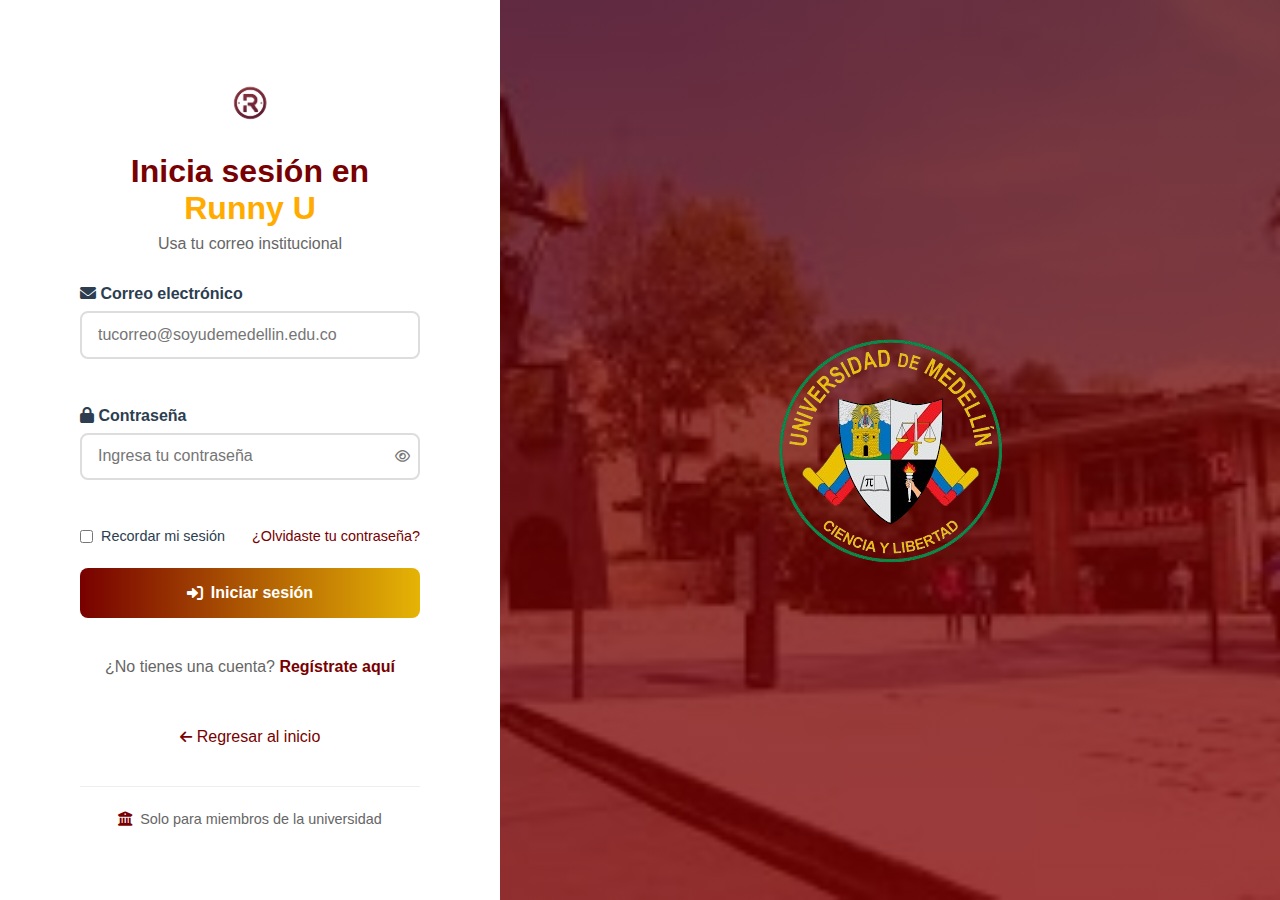
<file: app/html/login.html>
<!DOCTYPE html>
<html lang="es">
<head>
    <meta charset="UTF-8">
    <meta name="viewport" content="width=device-width, initial-scale=1.0">
    <title>Runny U - Inicio de sesión</title>
    <link rel="stylesheet" href="./../css/login.css">
    <link rel="stylesheet" href="https://cdnjs.cloudflare.com/ajax/libs/font-awesome/6.0.0/css/all.min.css">
</head>
<body>
    <div class="auth-container">
        <div class="auth-card">
            <div class="auth-header">
                <img src="../assets/logos/logorunny.png" alt="Logo Runny U" class="auth-logo">
                <h1>Inicia sesión en <span>Runny U</span></h1>
                <p>Usa tu correo institucional</p>
            </div>

            <form id="login-form" class="auth-form">
                <div class="input-group">
                    <label for="email"><i class="fas fa-envelope"></i> Correo electrónico</label>
                    <input type="email" id="email" name="email" required 
                           placeholder="tucorreo@soyudemedellin.edu.co">
                    <div class="error-message" id="email-error"></div>
                </div>

                <div class="input-group">
                    <label for="password"><i class="fas fa-lock"></i> Contraseña</label>
                    <div class="password-input">
                        <input type="password" id="password" name="password" required
                               placeholder="Ingresa tu contraseña">
                        <button type="button" class="toggle-password">
                            <i class="far fa-eye"></i>
                        </button>
                    </div>
                    <div class="error-message" id="password-error"></div>
                </div>

                <div class="options-group">
                    <label class="remember-me">
                        <input type="checkbox" name="remember"> Recordar mi sesión
                    </label>
                    <a href="forgot-password.html" class="forgot-password">¿Olvidaste tu contraseña?</a>
                </div>

                <button type="submit" class="auth-button">
                    <i class="fas fa-sign-in-alt"></i> Iniciar sesión
                </button>

                <div class="auth-footer">
                    ¿No tienes una cuenta? <a href="sign-up.html">Regístrate aquí</a>
                </div>
                <div class="back-button-container">
                    <button class="back-button" onclick="window.location.href='index.html'">
                        <i class="fas fa-arrow-left"></i> Regresar al inicio
                    </button>
                </div>
            </form>

            <div class="university-badge">
                <i class="fas fa-university"></i>
                <p>Solo para miembros de la universidad</p>
            </div>
        </div>

        <div class="auth-image">
            <img src="../assets/logos/logoudm.png" alt="Campus universitario">
        </div>
    </div>

    <script src="../scripts/auth.js"></script>
</body>
</html>
</file>
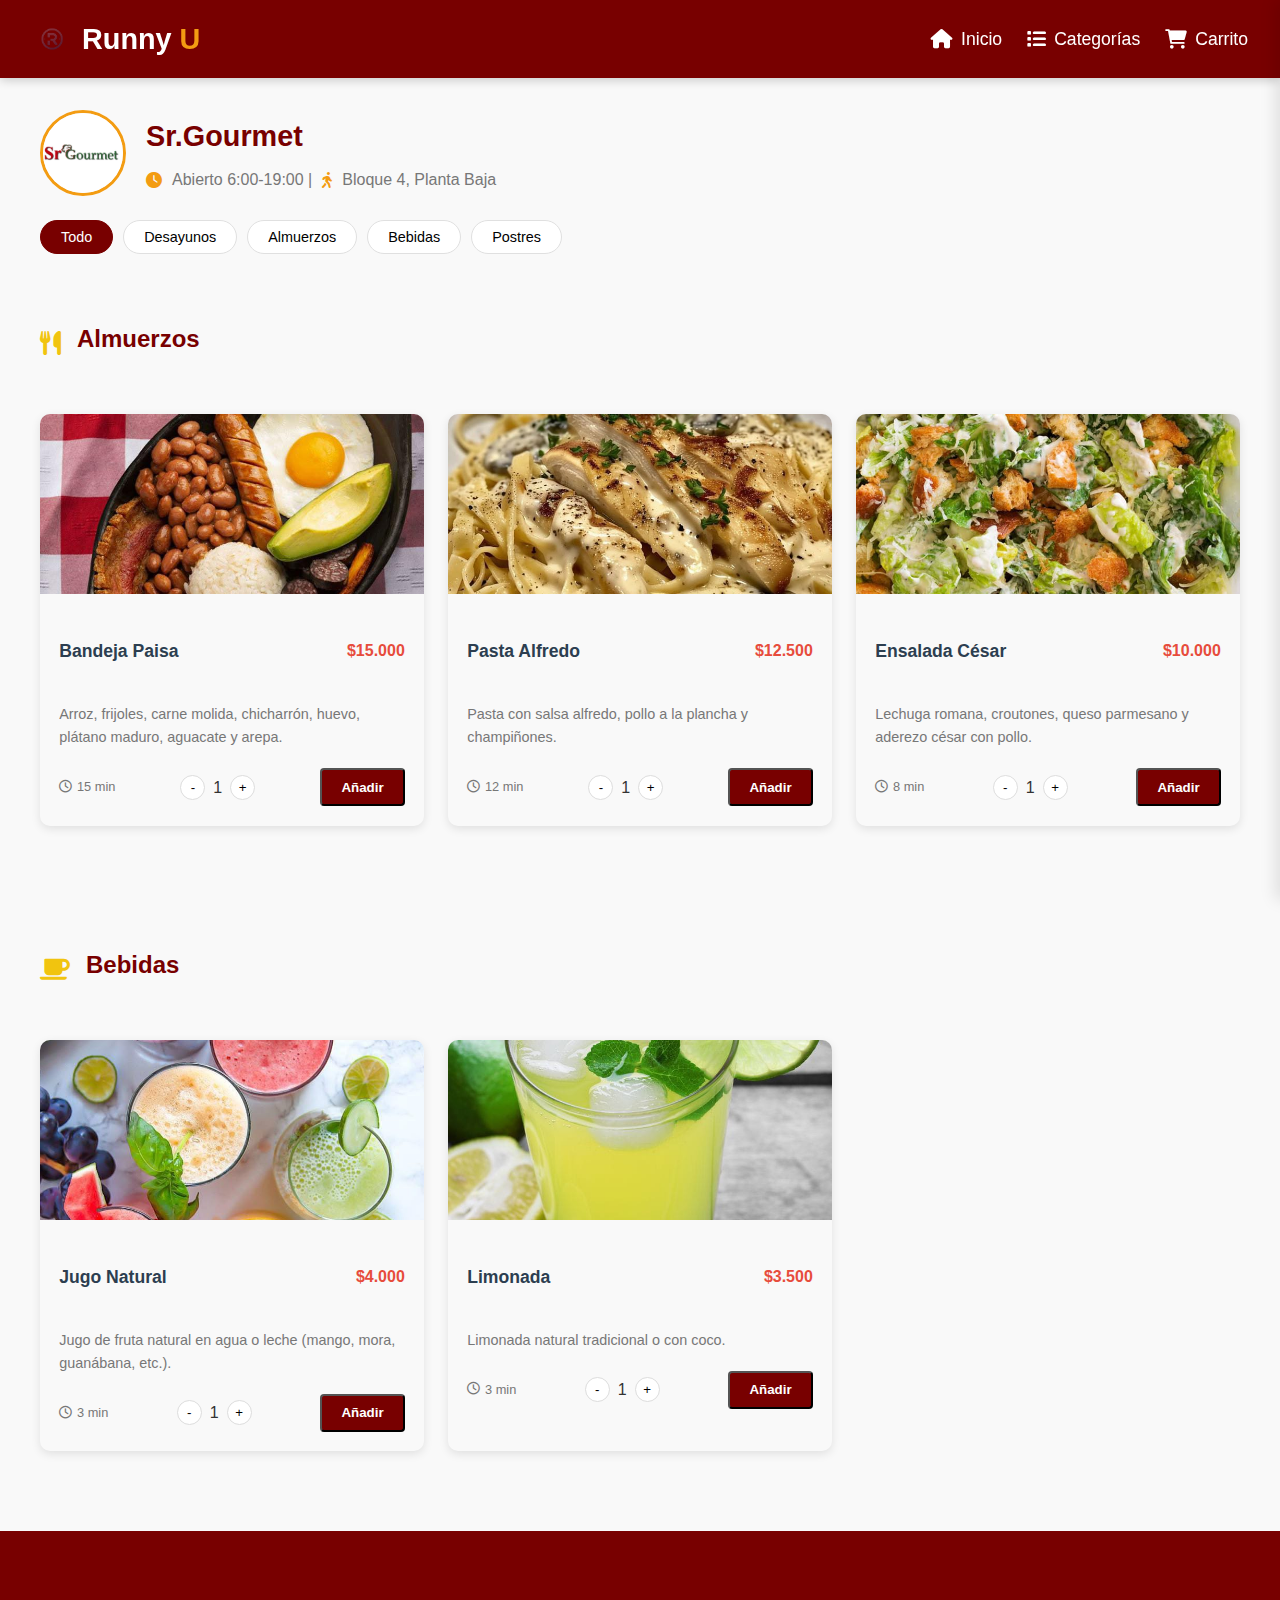
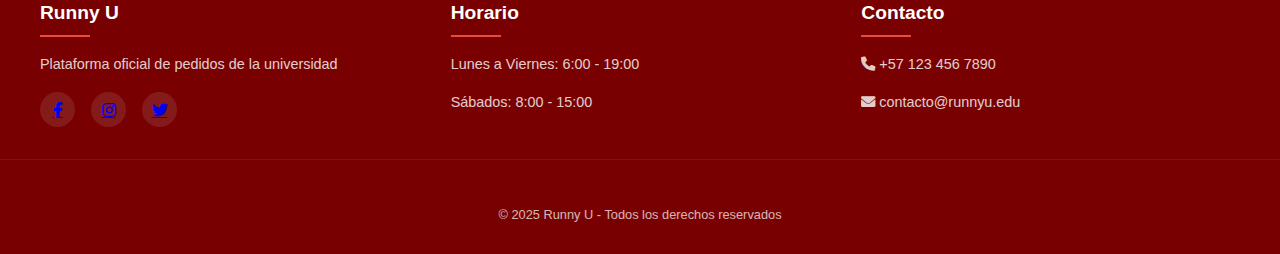
<file: app/html/menu-restaurants.html>
<!DOCTYPE html>
<html lang="es">

<head>
    <meta charset="UTF-8">
    <meta name="viewport" content="width=device-width, initial-scale=1.0">
    <title>Menú - Sr.Gourmet | Runny U</title>
    <link rel="stylesheet" href="https://cdnjs.cloudflare.com/ajax/libs/font-awesome/6.0.0/css/all.min.css">
    <link rel="stylesheet" href="../css/menu-restaurants.css">
</head>

<body>
    <header>
        <div class="logo">
            <img src="../assets/logos/logorunny.png" alt="Logo Runny U">
            <h1>Runny <span>U</span></h1>
        </div>
        <nav>
            <ul class="menu-header">
                <li><a href="../html/index.html"><i class="fas fa-home"></i> Inicio</a></li>
                <li><a href="#categories"><i class="fas fa-list"></i> Categorías</a></li>
                <li><a href="#cart"><i class="fas fa-shopping-cart"></i> Carrito</a></li>
            </ul>
        </nav>
    </header>

    <main>
        <div class="menu-header">
            <div class="restaurant-info">
                <img src="../assets/logos/srgourmet.jpg" alt="Sr.Gourmet" class="restaurant-logo">
                <div>
                    <h2>Sr.Gourmet</h2>
                    <p><i class="fas fa-clock"></i> Abierto 6:00-19:00 | <i class="fas fa-walking"></i> Bloque 4, Planta
                        Baja</p>
                </div>
            </div>

            <div class="menu-categories" id="categories">
                <button class="category-btn active">Todo</button>
                <button class="category-btn">Desayunos</button>
                <button class="category-btn">Almuerzos</button>
                <button class="category-btn">Bebidas</button>
                <button class="category-btn">Postres</button>
            </div>
        </div>

        <div class="menu-sections">
            <!-- Sección Almuerzos -->
            <section class="menu-section" data-category="lunch">
                <div class="section-header">
                    <i class="fas fa-utensils section-icon"></i>
                    <h3 class="section-title">Almuerzos</h3>
                </div>

                <div class="menu-grid">
                    <!-- Item 1 -->
                    <article class="menu-card" data-item-id="1">
                        <div class="card-image">
                            <img src="../assets/menusrgourmet/almuerzos/bandejapaisa.jpg" alt="Bandeja Paisa"
                                loading="lazy">
                        </div>
                        <div class="card-content">
                            <div class="card-header">
                                <h4 class="item-name">Bandeja Paisa</h4>
                                <span class="item-price">$15.000</span>
                            </div>
                            <p class="item-description">Arroz, frijoles, carne molida, chicharrón, huevo, plátano
                                maduro, aguacate y arepa.</p>
                            <div class="card-footer">
                                <span class="prep-time"><i class="far fa-clock"></i> 15 min</span>
                                <div class="quantity-control">
                                    <button class="qty-btn minus" aria-label="Reducir cantidad">-</button>
                                    <span class="qty-value">1</span>
                                    <button class="qty-btn plus" aria-label="Aumentar cantidad">+</button>
                                </div>
                                <button class="add-btn">Añadir</button>
                            </div>
                        </div>
                    </article>

                    <!-- Item 2 -->
                    <article class="menu-card" data-item-id="2">
                        <div class="card-image">
                            <img src="../assets/menusrgourmet/almuerzos/pastaalfredo.jpg" alt="Pasta Alfredo"
                                loading="lazy">
                        </div>
                        <div class="card-content">
                            <div class="card-header">
                                <h4 class="item-name">Pasta Alfredo</h4>
                                <span class="item-price">$12.500</span>
                            </div>
                            <p class="item-description">Pasta con salsa alfredo, pollo a la plancha y champiñones.</p>
                            <div class="card-footer">
                                <span class="prep-time"><i class="far fa-clock"></i> 12 min</span>
                                <div class="quantity-control">
                                    <button class="qty-btn minus" aria-label="Reducir cantidad">-</button>
                                    <span class="qty-value">1</span>
                                    <button class="qty-btn plus" aria-label="Aumentar cantidad">+</button>
                                </div>
                                <button class="add-btn">Añadir</button>
                            </div>
                        </div>
                    </article>

                    <!-- Item 3 -->
                    <article class="menu-card" data-item-id="3">
                        <div class="card-image">
                            <img src="../assets/menusrgourmet/almuerzos/ensaladacesar.jpg" alt="Ensalada César"
                                loading="lazy">
                        </div>
                        <div class="card-content">
                            <div class="card-header">
                                <h4 class="item-name">Ensalada César</h4>
                                <span class="item-price">$10.000</span>
                            </div>
                            <p class="item-description">Lechuga romana, croutones, queso parmesano y aderezo césar con
                                pollo.</p>
                            <div class="card-footer">
                                <span class="prep-time"><i class="far fa-clock"></i> 8 min</span>
                                <div class="quantity-control">
                                    <button class="qty-btn minus" aria-label="Reducir cantidad">-</button>
                                    <span class="qty-value">1</span>
                                    <button class="qty-btn plus" aria-label="Aumentar cantidad">+</button>
                                </div>
                                <button class="add-btn">Añadir</button>
                            </div>
                        </div>
                    </article>
                </div>
            </section>

            <!-- Sección Bebidas -->
            <section class="menu-section" data-category="drinks">
                <div class="section-header">
                    <i class="fas fa-coffee section-icon"></i>
                    <h3 class="section-title">Bebidas</h3>
                </div>

                <div class="menu-grid">
                    <!-- Item 4 -->
                    <article class="menu-card" data-item-id="4">
                        <div class="card-image">
                            <img src="../assets/menusrgourmet/bebidas/jugosnaturales.jpg" alt="Jugo Natural"
                                loading="lazy">
                        </div>
                        <div class="card-content">
                            <div class="card-header">
                                <h4 class="item-name">Jugo Natural</h4>
                                <span class="item-price">$4.000</span>
                            </div>
                            <p class="item-description">Jugo de fruta natural en agua o leche (mango, mora, guanábana,
                                etc.).</p>
                            <div class="card-footer">
                                <span class="prep-time"><i class="far fa-clock"></i> 3 min</span>
                                <div class="quantity-control">
                                    <button class="qty-btn minus" aria-label="Reducir cantidad">-</button>
                                    <span class="qty-value">1</span>
                                    <button class="qty-btn plus" aria-label="Aumentar cantidad">+</button>
                                </div>
                                <button class="add-btn">Añadir</button>
                            </div>
                        </div>
                    </article>

                    <!-- Item 5 -->
                    <article class="menu-card" data-item-id="5">
                        <div class="card-image">
                            <img src="../assets/menusrgourmet/bebidas/limonada.jpg" alt="Limonada" loading="lazy">
                        </div>
                        <div class="card-content">
                            <div class="card-header">
                                <h4 class="item-name">Limonada</h4>
                                <span class="item-price">$3.500</span>
                            </div>
                            <p class="item-description">Limonada natural tradicional o con coco.</p>
                            <div class="card-footer">
                                <span class="prep-time"><i class="far fa-clock"></i> 3 min</span>
                                <div class="quantity-control">
                                    <button class="qty-btn minus" aria-label="Reducir cantidad">-</button>
                                    <span class="qty-value">1</span>
                                    <button class="qty-btn plus" aria-label="Aumentar cantidad">+</button>
                                </div>
                                <button class="add-btn">Añadir</button>
                            </div>
                        </div>
                    </article>
                </div>
            </section>
        </div>
        </section>

        <!-- Mini carrito flotante -->
        <aside class="mini-cart" id="cart">
            <div class="cart-header">
                <h3><i class="fas fa-shopping-cart"></i> Tu Pedido</h3>
                <button class="close-cart" aria-label="Cerrar carrito">&times;</button>
            </div>
            <div class="cart-items">
                <!-- Los items del carrito se añadirán aquí dinámicamente -->
                <div class="empty-cart-message">
                    <i class="fas fa-shopping-basket"></i>
                    <p>Tu carrito está vacío</p>
                </div>
            </div>
            <div class="cart-summary">
                <div class="cart-total">
                    <span>Total:</span>
                    <span class="total-amount">$0</span>
                </div>
                <button class="checkout-btn" disabled>Continuar con el pedido</button>
            </div>
        </aside>
    </main>
    <footer class="main-footer">
        <div class="footer-container">
            <div class="footer-column">
                <h3 class="footer-title">Runny U</h3>
                <p class="footer-text">Plataforma oficial de pedidos de la universidad</p>
                <div class="social-links">
                    <a href="#" aria-label="Facebook"><i class="fab fa-facebook-f"></i></a>
                    <a href="#" aria-label="Instagram"><i class="fab fa-instagram"></i></a>
                    <a href="#" aria-label="Twitter"><i class="fab fa-twitter"></i></a>
                </div>
            </div>
            <div class="footer-column">
                <h3 class="footer-title">Horario</h3>
                <p class="footer-text">Lunes a Viernes: 6:00 - 19:00</p>
                <p class="footer-text">Sábados: 8:00 - 15:00</p>
            </div>
            <div class="footer-column">
                <h3 class="footer-title">Contacto</h3>
                <p class="footer-text"><i class="fas fa-phone"></i> +57 123 456 7890</p>
                <p class="footer-text"><i class="fas fa-envelope"></i> contacto@runnyu.edu</p>
            </div>
        </div>
        <div class="copyright">
            <p>&copy; 2025 Runny U - Todos los derechos reservados</p>
        </div>
    </footer>
</body>

</html>
</file>
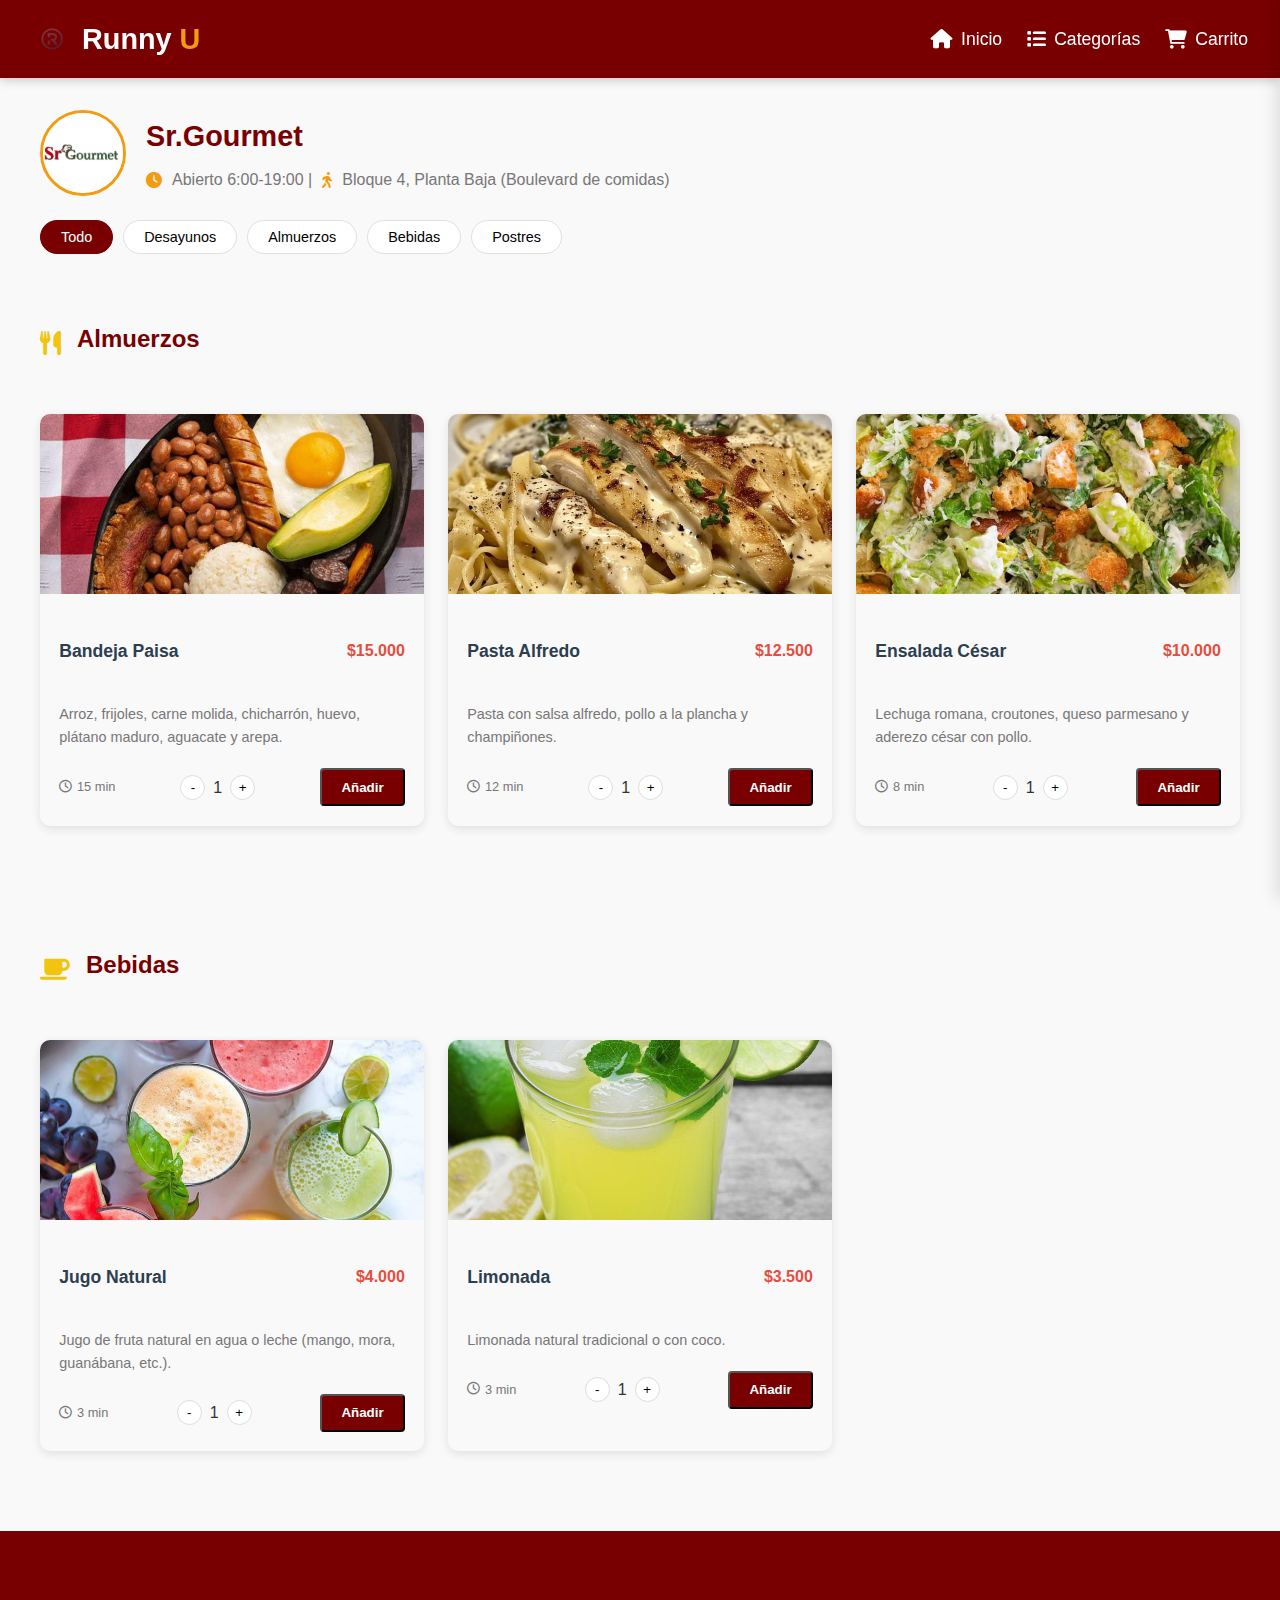
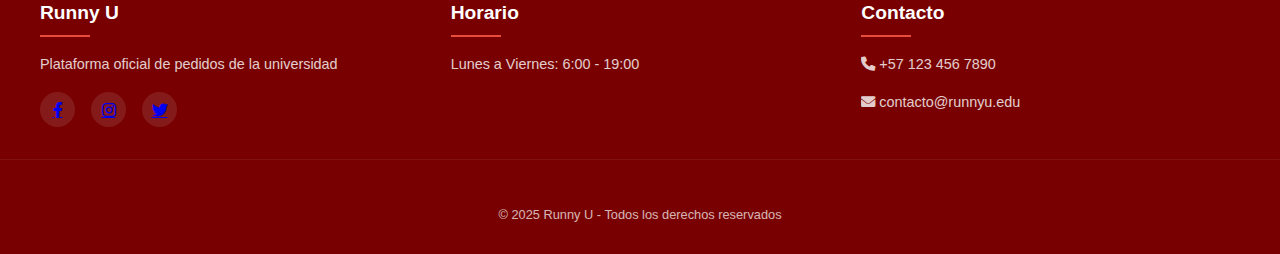
<file: app/html/menu_srgourmet.html>
<!DOCTYPE html>
<html lang="es">

<head>
    <meta charset="UTF-8">
    <meta name="viewport" content="width=device-width, initial-scale=1.0">
    <title>Menú - Sr.Gourmet | Runny U</title>
    <link rel="stylesheet" href="https://cdnjs.cloudflare.com/ajax/libs/font-awesome/6.0.0/css/all.min.css">
    <link rel="stylesheet" href="../css/menu-restaurants.css">
</head>

<body>
    <header>
        <div class="logo">
            <img src="../assets/logos/logorunny.png" alt="Logo Runny U">
            <h1>Runny <span>U</span></h1>
        </div>
        <nav>
            <ul class="menu-header">
                <li><a href="../html/index.html"><i class="fas fa-home"></i> Inicio</a></li>
                <li><a href="#categories"><i class="fas fa-list"></i> Categorías</a></li>
                <li><a href="#cart"><i class="fas fa-shopping-cart"></i> Carrito</a></li>
            </ul>
        </nav>
    </header>

    <main>
        <div class="menu-header">
            <div class="restaurant-info">
                <img src="../assets/logos/srgourmet.jpg" alt="Sr.Gourmet" class="restaurant-logo">
                <div>
                    <h2>Sr.Gourmet</h2>
                    <p><i class="fas fa-clock"></i> Abierto 6:00-19:00 | <i class="fas fa-walking"></i> Bloque 4, Planta Baja 
                        (Boulevard de comidas)</p>
                </div>
            </div>

            <div class="menu-categories" id="categories">
                <button class="category-btn active">Todo</button>
                <button class="category-btn">Desayunos</button>
                <button class="category-btn">Almuerzos</button>
                <button class="category-btn">Bebidas</button>
                <button class="category-btn">Postres</button>
            </div>
        </div>

        <div class="menu-sections">
            <!-- Sección Almuerzos -->
            <section class="menu-section" data-category="lunch">
                <div class="section-header">
                    <i class="fas fa-utensils section-icon"></i>
                    <h3 class="section-title">Almuerzos</h3>
                </div>

                <div class="menu-grid">
                    <!-- Item 1 -->
                    <article class="menu-card" data-item-id="1">
                        <div class="card-image">
                            <img src="../assets/menusrgourmet/almuerzos/bandejapaisa.jpg" alt="Bandeja Paisa"
                                loading="lazy">
                        </div>
                        <div class="card-content">
                            <div class="card-header">
                                <h4 class="item-name">Bandeja Paisa</h4>
                                <span class="item-price">$15.000</span>
                            </div>
                            <p class="item-description">Arroz, frijoles, carne molida, chicharrón, huevo, plátano
                                maduro, aguacate y arepa.</p>
                            <div class="card-footer">
                                <span class="prep-time"><i class="far fa-clock"></i> 15 min</span>
                                <div class="quantity-control">
                                    <button class="qty-btn minus" aria-label="Reducir cantidad">-</button>
                                    <span class="qty-value">1</span>
                                    <button class="qty-btn plus" aria-label="Aumentar cantidad">+</button>
                                </div>
                                <button class="add-btn">Añadir</button>
                            </div>
                        </div>
                    </article>

                    <!-- Item 2 -->
                    <article class="menu-card" data-item-id="2">
                        <div class="card-image">
                            <img src="../assets/menusrgourmet/almuerzos/pastaalfredo.jpg" alt="Pasta Alfredo"
                                loading="lazy">
                        </div>
                        <div class="card-content">
                            <div class="card-header">
                                <h4 class="item-name">Pasta Alfredo</h4>
                                <span class="item-price">$12.500</span>
                            </div>
                            <p class="item-description">Pasta con salsa alfredo, pollo a la plancha y champiñones.</p>
                            <div class="card-footer">
                                <span class="prep-time"><i class="far fa-clock"></i> 12 min</span>
                                <div class="quantity-control">
                                    <button class="qty-btn minus" aria-label="Reducir cantidad">-</button>
                                    <span class="qty-value">1</span>
                                    <button class="qty-btn plus" aria-label="Aumentar cantidad">+</button>
                                </div>
                                <button class="add-btn">Añadir</button>
                            </div>
                        </div>
                    </article>

                    <!-- Item 3 -->
                    <article class="menu-card" data-item-id="3">
                        <div class="card-image">
                            <img src="../assets/menusrgourmet/almuerzos/ensaladacesar.jpg" alt="Ensalada César"
                                loading="lazy">
                        </div>
                        <div class="card-content">
                            <div class="card-header">
                                <h4 class="item-name">Ensalada César</h4>
                                <span class="item-price">$10.000</span>
                            </div>
                            <p class="item-description">Lechuga romana, croutones, queso parmesano y aderezo césar con
                                pollo.</p>
                            <div class="card-footer">
                                <span class="prep-time"><i class="far fa-clock"></i> 8 min</span>
                                <div class="quantity-control">
                                    <button class="qty-btn minus" aria-label="Reducir cantidad">-</button>
                                    <span class="qty-value">1</span>
                                    <button class="qty-btn plus" aria-label="Aumentar cantidad">+</button>
                                </div>
                                <button class="add-btn">Añadir</button>
                            </div>
                        </div>
                    </article>
                </div>
            </section>

            <!-- Sección Bebidas -->
            <section class="menu-section" data-category="drinks">
                <div class="section-header">
                    <i class="fas fa-coffee section-icon"></i>
                    <h3 class="section-title">Bebidas</h3>
                </div>

                <div class="menu-grid">
                    <!-- Item 4 -->
                    <article class="menu-card" data-item-id="4">
                        <div class="card-image">
                            <img src="../assets/menusrgourmet/bebidas/jugosnaturales.jpg" alt="Jugo Natural"
                                loading="lazy">
                        </div>
                        <div class="card-content">
                            <div class="card-header">
                                <h4 class="item-name">Jugo Natural</h4>
                                <span class="item-price">$4.000</span>
                            </div>
                            <p class="item-description">Jugo de fruta natural en agua o leche (mango, mora, guanábana,
                                etc.).</p>
                            <div class="card-footer">
                                <span class="prep-time"><i class="far fa-clock"></i> 3 min</span>
                                <div class="quantity-control">
                                    <button class="qty-btn minus" aria-label="Reducir cantidad">-</button>
                                    <span class="qty-value">1</span>
                                    <button class="qty-btn plus" aria-label="Aumentar cantidad">+</button>
                                </div>
                                <button class="add-btn">Añadir</button>
                            </div>
                        </div>
                    </article>

                    <!-- Item 5 -->
                    <article class="menu-card" data-item-id="5">
                        <div class="card-image">
                            <img src="../assets/menusrgourmet/bebidas/limonada.jpg" alt="Limonada" loading="lazy">
                        </div>
                        <div class="card-content">
                            <div class="card-header">
                                <h4 class="item-name">Limonada</h4>
                                <span class="item-price">$3.500</span>
                            </div>
                            <p class="item-description">Limonada natural tradicional o con coco.</p>
                            <div class="card-footer">
                                <span class="prep-time"><i class="far fa-clock"></i> 3 min</span>
                                <div class="quantity-control">
                                    <button class="qty-btn minus" aria-label="Reducir cantidad">-</button>
                                    <span class="qty-value">1</span>
                                    <button class="qty-btn plus" aria-label="Aumentar cantidad">+</button>
                                </div>
                                <button class="add-btn">Añadir</button>
                            </div>
                        </div>
                    </article>
                </div>
            </section>
        </div>
        </section>

        <!-- Mini carrito flotante -->
        <aside class="mini-cart" id="cart">
            <div class="cart-header">
                <h3><i class="fas fa-shopping-cart"></i> Tu Pedido</h3>
                <button class="close-cart" aria-label="Cerrar carrito">&times;</button>
            </div>
            <div class="cart-items">
                <!-- Los items del carrito se añadirán aquí dinámicamente -->
                <div class="empty-cart-message">
                    <i class="fas fa-shopping-basket"></i>
                    <p>Tu carrito está vacío</p>
                </div>
            </div>
            <div class="cart-summary">
                <div class="cart-total">
                    <span>Total:</span>
                    <span class="total-amount">$0</span>
                </div>
                <button class="checkout-btn" disabled>Continuar con el pedido</button>
            </div>
        </aside>
    </main>
    <footer class="main-footer">
        <div class="footer-container">
            <div class="footer-column">
                <h3 class="footer-title">Runny U</h3>
                <p class="footer-text">Plataforma oficial de pedidos de la universidad</p>
                <div class="social-links">
                    <a href="#" aria-label="Facebook"><i class="fab fa-facebook-f"></i></a>
                    <a href="#" aria-label="Instagram"><i class="fab fa-instagram"></i></a>
                    <a href="#" aria-label="Twitter"><i class="fab fa-twitter"></i></a>
                </div>
            </div>
            <div class="footer-column">
                <h3 class="footer-title">Horario</h3>
                <p class="footer-text">Lunes a Viernes: 6:00 - 19:00</p>
            </div>
            <div class="footer-column">
                <h3 class="footer-title">Contacto</h3>
                <p class="footer-text"><i class="fas fa-phone"></i> +57 123 456 7890</p>
                <p class="footer-text"><i class="fas fa-envelope"></i> contacto@runnyu.edu</p>
            </div>
        </div>
        <div class="copyright">
            <p>&copy; 2025 Runny U - Todos los derechos reservados</p>
        </div>
    </footer>
</body>

</html>
</file>
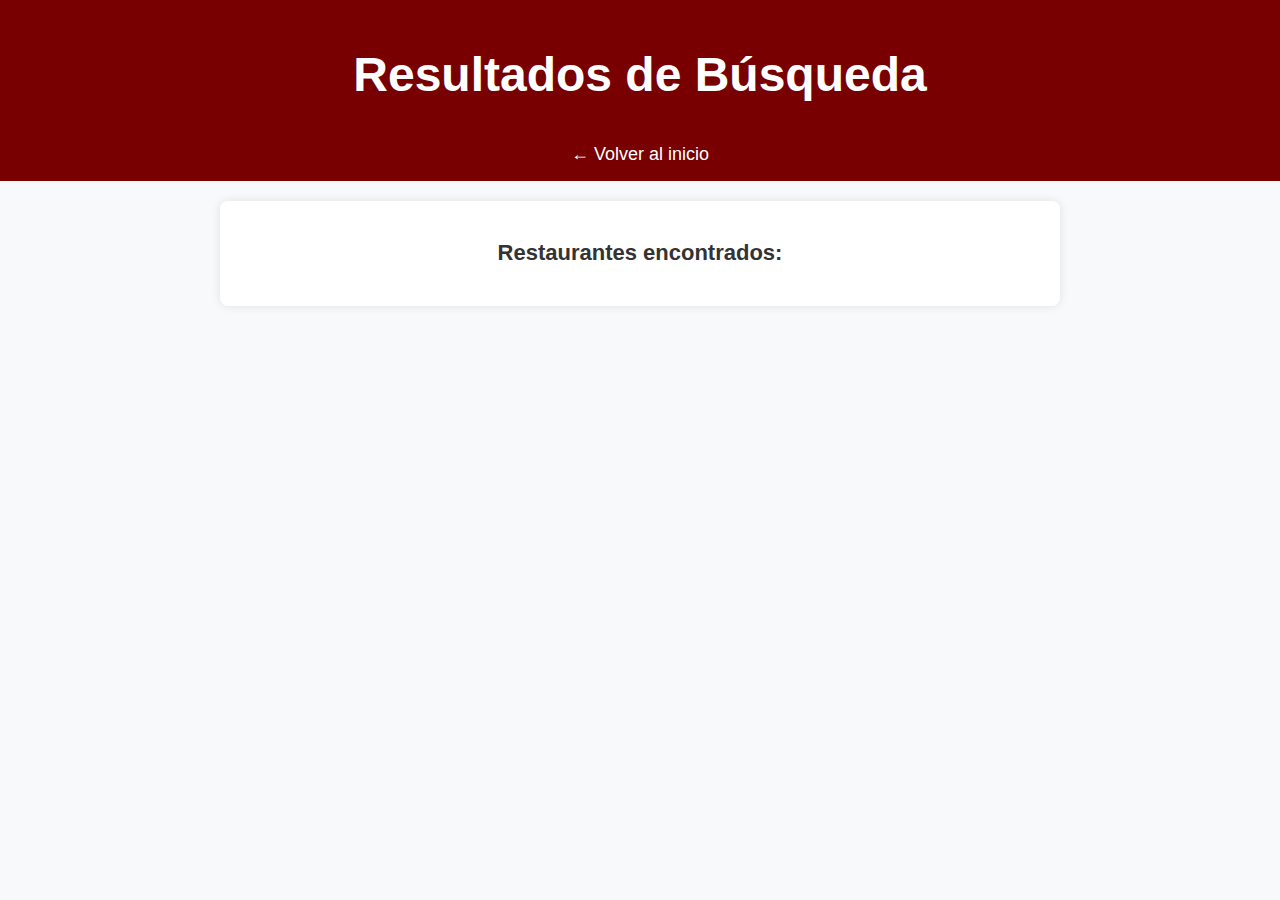
<file: app/html/search.html>
<!DOCTYPE html>
<html lang="es">
<head>
    <meta charset="UTF-8">
    <meta name="viewport" content="width=device-width, initial-scale=1.0">
    <title>Resultados de Búsqueda</title>
    <link rel="stylesheet" href="./../css/search.css">
</head>
<body>
    <header>
        <h1>Resultados de Búsqueda</h1>
        <a href="index.html">← Volver al inicio</a>
    </header>

    <main>
        <section id="search-results">
            <h2>Restaurantes encontrados:</h2>
            <div id="results-container"></div>
        </section>
    </main>

    <script src="../scripts/results.js"></script>
</body>
</html>
</file>
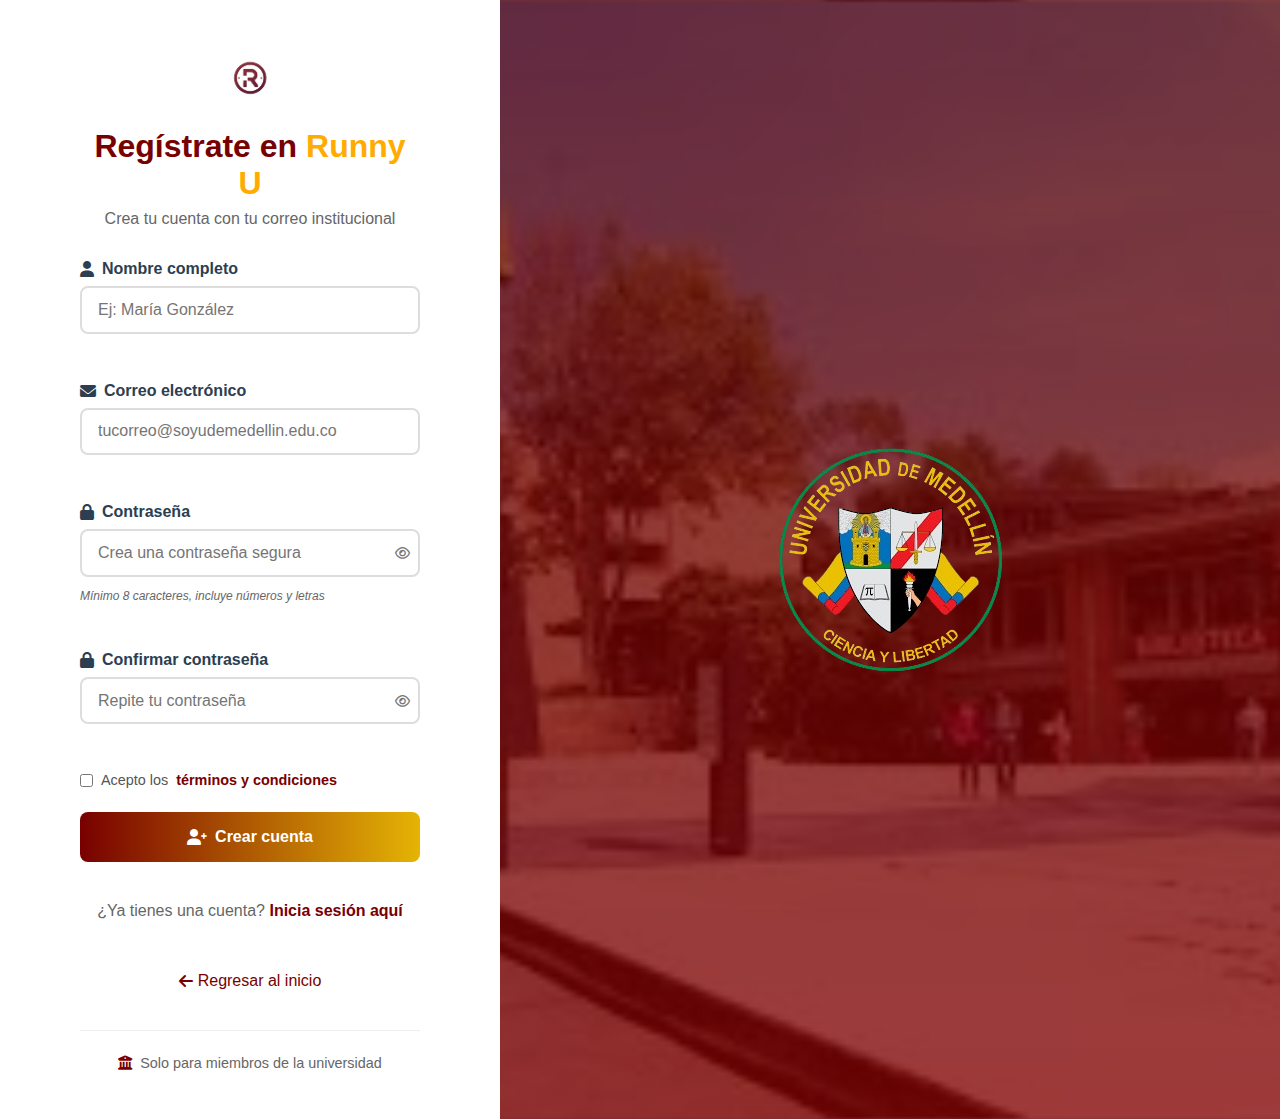
<file: app/html/sign-up.html>
<!DOCTYPE html>
<html lang="en">

<head>
    <meta charset="UTF-8">
    <meta name="viewport" content="width=device-width, initial-scale=1.0">
    <title>Registrarse</title>
    <link rel="stylesheet" href="./../css/sign-up.css">
    <link rel="stylesheet" href="https://cdnjs.cloudflare.com/ajax/libs/font-awesome/6.0.0/css/all.min.css">

</head>
<body>
    <div class="auth-container">
        <div class="auth-card">
            <div class="auth-header">
                <img src="../assets/logos/logorunny.png" alt="Logo Runny U" class="auth-logo">
                <h1>Regístrate en <span>Runny U</span></h1>
                <p>Crea tu cuenta con tu correo institucional</p>
            </div>

            <form id="signup-form" class="auth-form">
                <div class="input-group">
                    <label for="fullname"><i class="fas fa-user"></i> Nombre completo</label>
                    <input type="text" id="fullname" name="fullname" required 
                           placeholder="Ej: María González">
                    <div class="error-message" id="name-error"></div>
                </div>

                <div class="input-group">
                    <label for="email"><i class="fas fa-envelope"></i> Correo electrónico</label>
                    <input type="email" id="email" name="email" required 
                           placeholder="tucorreo@soyudemedellin.edu.co">
                    <div class="error-message" id="email-error"></div>
                </div>

                <div class="input-group">
                    <label for="password"><i class="fas fa-lock"></i> Contraseña</label>
                    <div class="password-input">
                        <input type="password" id="password" name="password" required
                               placeholder="Crea una contraseña segura">
                        <button type="button" class="toggle-password">
                            <i class="far fa-eye"></i>
                        </button>
                    </div>
                    <div class="password-hint">
                        Mínimo 8 caracteres, incluye números y letras
                    </div>
                    <div class="error-message" id="password-error"></div>
                </div>

                <div class="input-group">
                    <label for="confirm-password"><i class="fas fa-lock"></i> Confirmar contraseña</label>
                    <div class="password-input">
                        <input type="password" id="confirm-password" name="confirm-password" required
                               placeholder="Repite tu contraseña">
                        <button type="button" class="toggle-password">
                            <i class="far fa-eye"></i>
                        </button>
                    </div>
                    <div class="error-message" id="confirm-error"></div>
                </div>

                <div class="options-group">
                    <label class="terms-check">
                        <input type="checkbox" name="terms" required> Acepto los <a href="#">términos y condiciones</a>
                    </label>
                </div>

                <button type="submit" class="auth-button">
                    <i class="fas fa-user-plus"></i> Crear cuenta
                </button>

                <div class="auth-footer">
                    ¿Ya tienes una cuenta? <a href="login.html">Inicia sesión aquí</a>
                </div>

                <div class="back-button-container">
                    <button class="back-button" onclick="window.location.href='index.html'">
                        <i class="fas fa-arrow-left"></i> Regresar al inicio
                    </button>
                </div>
            </form>

            <div class="university-badge">
                <i class="fas fa-university"></i>
                <p>Solo para miembros de la universidad</p>
            </div>
        </div>

        <div class="auth-image">
            <img src="../assets/logos/logoudm.png" alt="Campus universitario">
        </div>
    </div>

    <script src="../scripts/auth.js"></script>
</body>

</html>
</file>
<file: app/css/login.css>
:root {
    --primary: #780000; 
    --secondary: #ffab00; 
    --accent: #c1121f; 
    --light-bg: #f5f5f6;
    --dark-text: #2c3e50;
    --white: #ffffff;
}

* {
    margin: 0;
    padding: 0;
    box-sizing: border-box;
    font-family: 'Segoe UI', Tahoma, Geneva, Verdana, sans-serif;
}

body {
    background-color: var(--light-bg);
    color: var(--dark-text);
}

/* Estilos para autenticación */
.auth-container {
    display: flex;
    min-height: 100vh;
}

.auth-card {
    flex: 1;
    max-width: 500px;
    padding: 3rem 2rem;
    background: white;
    display: flex;
    flex-direction: column;
    justify-content: center;
}

.auth-image {
    flex: 1;
    background: linear-gradient(rgba(94, 1, 1, 0.749), rgba(130, 3, 3, 0.782)), 
                url('../assets/logos/campus2.jpeg') center/cover;
    display: flex;
    align-items: center;
    justify-content: center;
    color: white;
    display: none; /* Oculto en móviles */
}

.auth-header {
    text-align: center;
    margin-bottom: 2rem;
}

.auth-logo {
    height: 60px;
    margin-bottom: 1rem;
}

.auth-header h1 {
    color: var(--primary);
    margin-bottom: 0.5rem;
}

.auth-header h1 span {
    color: var(--secondary);
}

.auth-header p {
    color: #666;
}

.auth-form {
    display: flex;
    flex-direction: column;
    gap: 1.5rem;
}

.input-group {
    display: flex;
    flex-direction: column;
    gap: 0.5rem;
}

.input-group label {
    font-weight: 600;
    color: var(--dark-text);
}

.input-group input {
    padding: 0.8rem 1rem;
    border: 2px solid #ddd;
    border-radius: 8px;
    font-size: 1rem;
    transition: all 0.3s;
}

.input-group input:focus {
    border-color: var(--primary);
    outline: none;
    box-shadow: 0 0 0 3px rgba(106, 27, 154, 0.2);
}


/* Password toggle*/
.password-input {
    position: relative;
}

.toggle-password {
    position: absolute;
    right: 10px;
    top: 50%;
    transform: translateY(-50%);
    background: none;
    border: none;
    color: #777;
    cursor: pointer;
}


.error-message {
    color: var(--accent);
    font-size: 0.9rem;
    height: 1rem;
    font-weight: 500;
}

.password-container {
    width: 100%;
    max-width: 400px;
    margin: 0 auto;
}

/* Campos de la contraseña*/
.password-input input {
    width: 100% !important;
    min-width: 300px; 
}

.options-group {
    display: flex;
    justify-content: space-between;
    align-items: center;
}

.remember-me {
    display: flex;
    align-items: center;
    gap: 0.5rem;
    font-size: 0.9rem;
}

.forgot-password {
    font-size: 0.9rem;
    color: var(--primary);
    text-decoration: none;
}

.forgot-password:hover {
    text-decoration: underline;
}

.auth-button {
    background: linear-gradient(90deg, var(--primary), #e5b405);
    color: white;
    padding: 1rem;
    border: none;
    border-radius: 8px;
    font-size: 1rem;
    font-weight: 600;
    cursor: pointer;
    transition: all 0.3s;
    display: flex;
    align-items: center;
    justify-content: center;
    gap: 0.5rem;
}

.auth-button:hover {
    background: linear-gradient(90deg, #a21f1f, #b02727);
    transform: translateY(-2px);
    box-shadow: 0 4px 12px rgba(106, 27, 154, 0.2);
}

.auth-footer {
    text-align: center;
    margin-top: 1rem;
    color: #666;
}

.auth-footer a {
    color: var(--primary);
    text-decoration: none;
    font-weight: 600;
}

.auth-footer a:hover {
    text-decoration: underline;
}

.university-badge {
    display: flex;
    align-items: center;
    justify-content: center;
    gap: 0.5rem;
    margin-top: 2rem;
    padding-top: 1.5rem;
    border-top: 1px solid #eee;
    color: #666;
    font-size: 0.9rem;
}

.university-badge i {
    color: var(--primary);
}

.back-button-container {
    text-align: center;
    margin-top: 20px;
}

.back-button {
    background: none;
    border: none;
    color: var(--primary);
    font-size: 16px;
    cursor: pointer;
    display: inline-flex;
    align-items: center;
    gap: 5px;
    padding: 8px 15px;
    border-radius: 5px;
    transition: all 0.3s;
}

.back-button:hover {
    background-color: #fff6e6;
    text-decoration: none;
}

.back-button i {
    font-size: 14px;
}


/* Responsive */
@media (min-width: 768px) {
    .auth-image {
        display: flex;
    }
    
    .auth-card {
        padding: 3rem;
    }
}

@media (min-width: 1200px) {
    .auth-card {
        padding: 3rem 5rem;
    }
}
</file>
<file: app/css/menu-restaurants.css>
:root {
    --primary-color: #780000;
    --secondary-color: #e74c3c;
    --accent-color: #f39c12;
    --light-color: #ecf0f1;
    --dark-color: #2c3e50;
    --text-color: #333;
    --text-light: #777;
    --bg-color: #f9f9f9;
    --border-color: #e0e0e0;
    --success-color: #2ecc71;
    --warning-color: #f1c40f;
    --cart-bg: #fff;
}

/* Estilos generales */
body {
    font-family: 'Segoe UI', Tahoma, Geneva, Verdana, sans-serif;
    margin: 0;
    padding: 0;
    color: var(--text-color);
    background-color: var(--bg-color);
    line-height: 1.6;
}

/* Header (se mantiene igual) */
header {
    background-color: var(--primary-color);
    color: white;
    padding: 1rem 2rem;
    box-shadow: 0 2px 10px rgba(0, 0, 0, 0.2);
    position: sticky;
    top: 0;
    z-index: 1000;
    display: flex;
    justify-content: space-between;
    align-items: center;
}

.logo {
    display: flex;
    align-items: center;
    gap: 10px;
}

.logo img {
    height: 40px;
    width: auto;
}

.logo h1 {
    margin: 0;
    font-size: 1.8rem;
    font-weight: 700;
}

.logo span {
    color: var(--accent-color);
}

nav ul.menu-header {
    display: flex;
    list-style: none;
    margin: 0;
    padding: 0;
    gap: 25px;
}

nav ul.menu-header li a {
    color: white;
    text-decoration: none;
    font-weight: 500;
    font-size: 1.1rem;
    transition: color 0.3s;
    display: flex;
    align-items: center;
    gap: 8px;
}

nav ul.menu-header li a:hover {
    color: var(--accent-color);
}

nav ul.menu-header li a i {
    font-size: 1.2rem;
}

.container {
    max-width: 1200px;
    margin: 0 auto;
    padding: 0 1.5rem;
}

.menu-section {
    margin-bottom: 3rem;
}

.section-title {
    color: var(--primary);
    border-bottom: 2px solid var(--secondary);
    padding-bottom: 0.5rem;
    margin-bottom: 1.5rem;
    display: flex;
    align-items: center;
    gap: 0.5rem;
    font-size: 1.4rem;
}

/* MENU ITEMS */
.menu-items {
    display: grid;
    grid-template-columns: repeat(auto-fill, minmax(300px, 1fr));
    gap: 1.5rem;
}

.menu-item {
    background: var(--white);
    border-radius: 10px;
    overflow: hidden;
    box-shadow: 0 3px 10px rgba(0, 0, 0, 0.1);
    transition: transform 0.3s, box-shadow 0.3s;
}

.menu-item:hover {
    transform: translateY(-5px);
    box-shadow: 0 5px 15px rgba(0, 0, 0, 0.15);
}

.cart-counter {
    background-color: var(--secondary-color);
    color: white;
    border-radius: 50%;
    width: 20px;
    height: 20px;
    font-size: 0.8rem;
    display: inline-flex;
    align-items: center;
    justify-content: center;
    margin-left: 5px;
}

/* Contenido principal */
main {
    padding: 2rem;
    max-width: 1200px;
    margin: 0 auto;
    position: relative;
}

.menu-header {
    margin-bottom: 2rem;
}

.restaurant-info {
    display: flex;
    align-items: center;
    gap: 20px;
    margin-bottom: 1.5rem;
}

.restaurant-logo {
    width: 80px;
    height: 80px;
    border-radius: 50%;
    object-fit: cover;
    border: 3px solid var(--accent-color);
}

.restaurant-info h2 {
    margin: 0;
    color: var(--primary-color);
    font-size: 1.8rem;
}

.restaurant-info p {
    margin: 0.5rem 0 0;
    color: var(--text-light);
    display: flex;
    align-items: center;
    gap: 10px;
}

.restaurant-info p i {
    color: var(--accent-color);
}

/* Categorías */
.menu-categories {
    display: flex;
    gap: 10px;
    overflow-x: auto;
    padding-bottom: 10px;
    scrollbar-width: thin;
    scrollbar-color: var(--accent-color) var(--light-color);
}

.menu-categories::-webkit-scrollbar {
    height: 6px;
}

.menu-categories::-webkit-scrollbar-thumb {
    background-color: var(--accent-color);
    border-radius: 3px;
}

.category-btn {
    background: white;
    border: 1px solid var(--border-color);
    border-radius: 20px;
    padding: 8px 20px;
    font-size: 0.9rem;
    cursor: pointer;
    transition: all 0.3s;
    white-space: nowrap;
}

.category-btn:hover {
    background: var(--light-color);
}

.category-btn.active {
    background: var(--primary-color);
    color: white;
    border-color: var(--primary-color);
}

/* estilos para las secciones de menú */
.menu-sections {
    display: grid;
    gap: 3rem;
}

.section-header {
    display: flex;
    align-items: center;
    gap: 1rem;
    margin-bottom: 1.5rem;
}

.section-icon {
    font-size: 1.5rem;
    color: var(--warning-color);
}

.section-title {
    font-size: 1.5rem;
    color: var(--primary-color);
}

.menu-grid {
    display: grid;
    grid-template-columns: repeat(auto-fill, minmax(300px, 1fr));
    gap: 1.5rem;
}

/* Menu card */
.menu-card {
    background: var(--white);
    border-radius: 10px;
    overflow: hidden;
    box-shadow: 0 3px 10px rgba(0, 0, 0, 0.1);
    transition: transform 0.3s;
}


.menu-card:hover {
    transform: translateY(-5px);
    box-shadow: 0 8px 20px rgba(0, 0, 0, 0.1);
}

.card-image {
    height: 180px;
    overflow: hidden;
}

.card-image img {
    width: 100%;
    height: 100%;
    object-fit: cover;
    transition: var(--transition);
}

.menu-card:hover .card-image img {
    transform: scale(1.05);
}

.card-content {
    padding: 1.2rem;
}

.card-header {
    display: flex;
    justify-content: space-between;
    align-items: center;
    margin-bottom: 0.8rem;
}

.item-name {
    font-size: 1.1rem;
    font-weight: 600;
    color: var(--dark-color);
}

.item-price {
    font-weight: 700;
    color: var(--secondary-color);
}

.item-description {
    color: var(--text-light);
    font-size: 0.9rem;
    margin-bottom: 1.2rem;
    display: -webkit-box;
    -webkitlineclamp: 2;
    -webkit-box-orient: vertical;
    overflow: hidden;
}

.item-details {
    padding: 1.5rem;
}

.card-footer {
    display: flex;
    justify-content: space-between;
    align-items: center;
}

.prep-time {
    font-size: 0.8rem;
    color: var(--text-light);
    display: flex;
    align-items: center;
    gap: 0.3rem;
}

.quantity-control {
    display: flex;
    align-items: center;
    gap: 0.5rem;
}

.qty-btn {
    width: 25px;
    height: 25px;
    border-radius: 50%;
    border: 1px solid #ddd;
    background-color: white;
    display: flex;
    align-items: center;
    justify-content: center;
    cursor: pointer;
    transition: var(--transition);
}

.qty-btn:hover {
    background-color: #f0f0f0;
}

/* .add-btn {
    background-color: var(--secondary-color);
    color: white;
    border: none;
    border-radius: var(--border-radius);
    padding: 0.5rem 1rem;
    font-weight: 500;
    cursor: pointer;
    transition: var(--transition);
}

.add-btn:hover {
    background-color: #c0392b;
} */

.add-btn{
display: inline-block;
    background-color: var(--primary-color);
    color: white;
    padding: 0.6rem 1.2rem;
    border-radius: 4px;
    text-decoration: none;
    font-weight: 600;
    transition: background-color 0.3s;
}

.add-btn:hover {
    background-color: #f6450a;
}

/* Mini cart */
.mini-cart {
    position: fixed;
    top: 0;
    right: -350px;
    width: 350px;
    height: 100vh;
    background-color: white;
    box-shadow: -5px 0 15px rgba(0, 0, 0, 0.1);
    transition: var(--transition);
    z-index: 1100;
    display: flex;
    flex-direction: column;
}

.mini-cart.open {
    right: 0;
}

.cart-header {
    padding: 1.5rem;
    border-bottom: 1px solid #eee;
    display: flex;
    justify-content: space-between;
    align-items: center;
}

.close-cart {
    background: none;
    border: none;
    font-size: 1.5rem;
    cursor: pointer;
    color: var(--text-light);
}

.cart-items {
    flex: 1;
    overflow-y: auto;
    padding: 1rem;
}

.empty-cart-message {
    display: flex;
    flex-direction: column;
    align-items: center;
    justify-content: center;
    height: 100%;
    color: var(--text-light);
}

.empty-cart-message i {
    font-size: 3rem;
    margin-bottom: 1rem;
}

.cart-summary {
    padding: 1.5rem;
    border-top: 1px solid #eee;
}

.cart-total {
    display: flex;
    justify-content: space-between;
    margin-bottom: 1rem;
    font-weight: 600;
    font-size: 1.1rem;
}

.checkout-btn {
    width: 100%;
    padding: 1rem;
    background-color: var(--success-color);
    color: white;
    border: none;
    border-radius: var(--border-radius);
    font-weight: 600;
    cursor: pointer;
    transition: var(--transition);
}

.checkout-btn:hover {
    background-color: #219653;
}

.checkout-btn:disabled {
    background-color: #95a5a6;
    cursor: not-allowed;
}

/* Footer */
.main-footer {
    background-color: var(--primary-color);
    color: white;
    padding: 3rem 0 1rem;
}

.footer-container {
    max-width: 1200px;
    margin: 0 auto;
    padding: 0 1rem;
    display: grid;
    grid-template-columns: repeat(auto-fit, minmax(250px, 1fr));
    gap: 2rem;
}

.footer-title {
    font-size: 1.2rem;
    margin-bottom: 1rem;
    position: relative;
    padding-bottom: 0.5rem;
}

.footer-title::after {
    content: '';
    position: absolute;
    bottom: 0;
    left: 0;
    width: 50px;
    height: 2px;
    background-color: var(--secondary-color);
}

.footer-text {
    margin-bottom: 0.8rem;
    font-size: 0.9rem;
    opacity: 0.8;
}

.social-links {
    display: flex;
    gap: 1rem;
    margin-top: 1rem;
    color: white;
}

.social-links a {
    width: 35px;
    height: 35px;
    border-radius: 50%;
    background-color: rgba(255, 255, 255, 0.1);
    display: flex;
    align-items: center;
    justify-content: center;
    transition: var(--transition);
}

.social-links a:hover {
    background-color: var(--white);
}

.copyright {
    text-align: center;
    padding-top: 2rem;
    margin-top: 2rem;
    border-top: 1px solid rgba(255, 255, 255, 0.1);
    font-size: 0.8rem;
    opacity: 0.7;
}

/* Responsive */
@media (max-width: 768px) {
    .main-nav .nav-list {
        position: fixed;
        top: 70px;
        left: -100%;
        width: 100%;
        height: calc(100vh - 70px);
        background-color: white;
        flex-direction: column;
        align-items: center;
        padding: 2rem 0;
        transition: var(--transition);
    }

    .main-nav .nav-list.active {
        left: 0;
    }

    .mobile-menu-btn {
        display: block;
    }

    .menu-grid {
        grid-template-columns: 1fr;
    }

    .hero-content {
        padding: 1.5rem;
    }

    .restaurant-title {
        font-size: 1.8rem;
    }

    .restaurant-meta {
        flex-direction: column;
        gap: 0.5rem;
    }

    .mini-cart {
        width: 100%;
        right: -100%;
    }
}
</file>
<file: app/css/search.css>
:root {
    --primary: #780000; 
    --secondary: #ffab00; 
}

/* Estilos generales */
body {
    font-family: Arial, sans-serif;
    background-color: #f8f9fa;
    margin: 0;
    padding: 0;
    text-align: center;
}

header {
    background-color: var(--primary);
    color: white;
    padding: 15px;
    font-size: 24px;
}

header a {
    color: white;
    text-decoration: none;
    font-size: 18px;
    margin-top: 10px;
    display: inline-block;
}

/* Contenedor principal */
main {
    margin: 20px auto;
    max-width: 800px;
    padding: 20px;
    background: white;
    border-radius: 8px;
    box-shadow: 0 0 10px rgba(0, 0, 0, 0.1);
}

#search-results h2 {
    font-size: 22px;
    color: #333;
}

/* Estilos para los resultados */
#results-container {
    display: flex;
    flex-wrap: wrap;
    justify-content: center;
    gap: 15px;
    margin-top: 20px;
}

.restaurant-card {
    background: #fff;
    border-radius: 8px;
    overflow: hidden;
    width: 250px;
    box-shadow: 0 4px 6px rgba(0, 0, 0, 0.1);
    text-align: center;
    transition: transform 0.2s;
}

.restaurant-card:hover {
    transform: scale(1.05);
}

.restaurant-img {
    width: 100%;
    height: 150px;
    background-size: cover;
    background-position: center;
}

.restaurant-info {
    padding: 15px;
}

.restaurant-info h3 {
    font-size: 18px;
    color: #333;
    margin-bottom: 10px;
}

.view-menu {
    display: inline-block;
    padding: 8px 12px;
    background-color: var(--primary);
    color: white;
    text-decoration: none;
    border-radius: 5px;
    transition: background 0.3s;
}

.view-menu:hover {
    background-color: var(--secondary);
}

/* Mensaje cuando no hay resultados */
#results-container p {
    font-size: 18px;
    color: #666;
}
</file>
<file: app/css/sign-up.css>
:root {
    --primary: #780000; 
    --secondary: #ffab00; 
    --accent: #c1121f; 
    --success: #4CAF50; 
    --light-bg: #f5f5f6;
    --dark-text: #2c3e50;
    --white: #ffffff;
}


* {
    margin: 0;
    padding: 0;
    box-sizing: border-box;
    font-family: 'Segoe UI', Tahoma, Geneva, Verdana, sans-serif;
}

body {
    background-color: var(--light-bg);
    color: var(--dark-text);
}

/* Contenedores*/
.auth-container {
    display: flex;
    min-height: 100vh;
}

.auth-card {
    flex: 1;
    max-width: 500px;
    padding: 3rem 2rem;
    background: white;
    display: flex;
    flex-direction: column;
    justify-content: center;
}

.auth-image {
    flex: 1;
    background: linear-gradient(rgba(94, 1, 1, 0.749), rgba(130, 3, 3, 0.782)), 
                url('../assets/logos/campus2.jpeg') center/cover;
    display: flex;
    align-items: center;
    justify-content: center;
    color: white;
    display: none;
}

/* Header */
.auth-header {
    text-align: center;
    margin-bottom: 2rem;
}

.auth-logo {
    height: 60px;
    margin-bottom: 1rem;
}

.auth-header h1 {
    color: var(--primary);
    margin-bottom: 0.5rem;
}

.auth-header h1 span {
    color: var(--secondary);
}

.auth-header p {
    color: #666;
}

/* Formulario*/
.auth-form {
    display: flex;
    flex-direction: column;
    gap: 1.5rem;
}

.input-group {
    display: flex;
    flex-direction: column;
    gap: 0.5rem;
}

.input-group label {
    font-weight: 600;
    color: var(--dark-text);
    display: flex;
    align-items: center;
    gap: 0.5rem;
}

.input-group input {
    padding: 0.8rem 1rem;
    border: 2px solid #ddd;
    border-radius: 8px;
    font-size: 1rem;
    transition: all 0.3s;
}

.input-group input:focus {
    border-color: var(--primary);
    outline: none;
    box-shadow: 0 0 0 3px rgba(120, 0, 0, 0.2);
}

/* Estilos específicos para registro */
.password-hint {
    font-size: 0.75rem;
    color: #666;
    margin-top: 0.25rem;
    font-style: italic;
}

.terms-check {
    display: flex;
    align-items: center;
    gap: 0.5rem;
    font-size: 0.9rem;
    color: #555;
}

.terms-check a {
    color: var(--primary);
    text-decoration: none;
    font-weight: 600;
}

.terms-check a:hover {
    text-decoration: underline;
}

/* Password toggle*/
.password-input {
    position: relative;
}

.toggle-password {
    position: absolute;
    right: 10px;
    top: 50%;
    transform: translateY(-50%);
    background: none;
    border: none;
    color: #777;
    cursor: pointer;
}


.error-message {
    color: var(--accent);
    font-size: 0.9rem;
    height: 1rem;
    font-weight: 500;
}

.password-container {
    width: 100%;
    max-width: 400px;
    margin: 0 auto;
}

/* Campos de la contraseña*/
.password-input input {
    width: 100% !important;
    min-width: 300px; 
}

/* Estilo para el texto de requisitos de la contraseña */
.password-requirements {
    font-size: 0.8rem;
    color: #666;
    margin: 5px 0 15px;
    font-style: italic;
}

/* Checkbox de confirmación */
.confirm-checkbox {
    display: flex;
    align-items: center;
    gap: 8px;
    margin: 10px 0;
}

.confirm-checkbox input[type="checkbox"] {
    transform: scale(1.2); 
    margin-right: 5px;
}


.auth-button {
    background: linear-gradient(90deg, var(--primary), #e5b405);
    color: white;
    padding: 1rem;
    border: none;
    border-radius: 8px;
    font-size: 1rem;
    font-weight: 600;
    cursor: pointer;
    transition: all 0.3s;
    display: flex;
    align-items: center;
    justify-content: center;
    gap: 0.5rem;
}

.auth-button:hover {
    background: linear-gradient(90deg, #a21f1f, #b02727);
    transform: translateY(-2px);
    box-shadow: 0 4px 12px rgba(76, 175, 80, 0.3);
}


.auth-footer {
    text-align: center;
    margin-top: 1rem;
    color: #666;
}

.auth-footer a {
    color: var(--primary);
    text-decoration: none;
    font-weight: 600;
}

.auth-footer a:hover {
    text-decoration: underline;
}

.university-badge {
    display: flex;
    align-items: center;
    justify-content: center;
    gap: 0.5rem;
    margin-top: 2rem;
    padding-top: 1.5rem;
    border-top: 1px solid #eee;
    color: #666;
    font-size: 0.9rem;
}

.university-badge i {
    color: var(--primary);
}


.back-button-container {
    text-align: center;
    margin-top: 20px;
}

.back-button {
    background: none;
    border: none;
    color: var(--primary);
    font-size: 16px;
    cursor: pointer;
    display: inline-flex;
    align-items: center;
    gap: 5px;
    padding: 8px 15px;
    border-radius: 5px;
    transition: all 0.3s;
}

.back-button:hover {
    background-color: #fff6e6;
    text-decoration: none;
}

/* Responsive (igual que login) */
@media (min-width: 768px) {
    .auth-image {
        display: flex;
    }
    
    .auth-card {
        padding: 3rem;
    }
}

@media (min-width: 1200px) {
    .auth-card {
        padding: 3rem 5rem;
    }
}

/* @media (max-height: 400px) {
    .auth-header {
        display: none;
    }
    .auth-form {
        gap: 0.5rem;
    }
}
@media (min-width: 992px) and (min-height: 700px) {
    .auth-image {
        display: flex;
    }
} */
</file>
